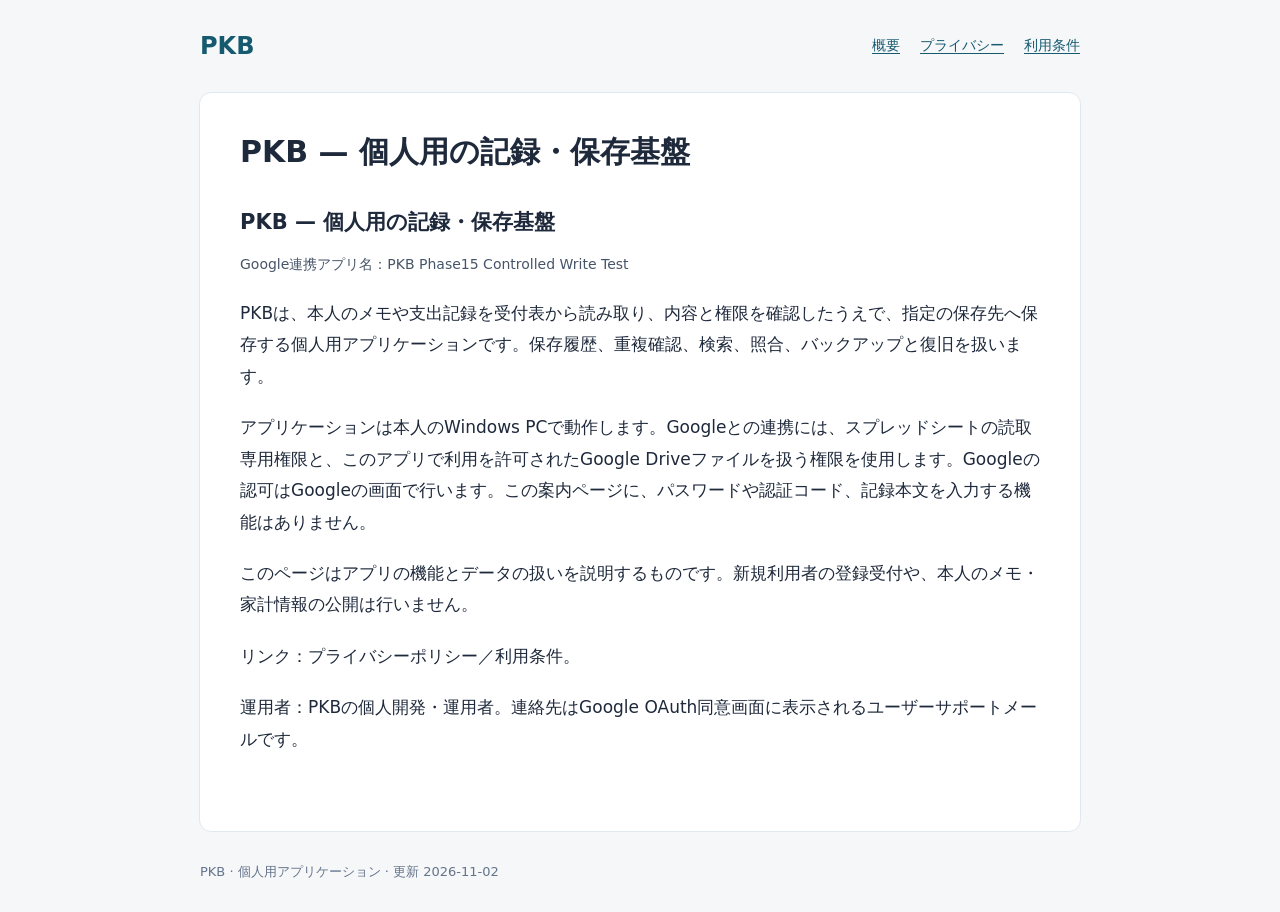
<file: index.html>
<!doctype html>
<html lang="ja"><head><meta charset="utf-8"><meta name="viewport" content="width=device-width,initial-scale=1"><title>PKB — 個人用の記録・保存基盤</title><link rel="stylesheet" href="style.css"></head><body><header><a class="brand" href="index.html">PKB</a><nav aria-label="ページ"><a href="index.html">概要</a><a href="privacy.html">プライバシー</a><a href="terms.html">利用条件</a></nav></header><main><h1>PKB — 個人用の記録・保存基盤</h1><h2>PKB — 個人用の記録・保存基盤</h2>
<p class="app-name">Google連携アプリ名：PKB Phase15 Controlled Write Test</p>
<p>PKBは、本人のメモや支出記録を受付表から読み取り、内容と権限を確認したうえで、指定の保存先へ保存する個人用アプリケーションです。保存履歴、重複確認、検索、照合、バックアップと復旧を扱います。</p>
<p>アプリケーションは本人のWindows PCで動作します。Googleとの連携には、スプレッドシートの読取専用権限と、このアプリで利用を許可されたGoogle Driveファイルを扱う権限を使用します。Googleの認可はGoogleの画面で行います。この案内ページに、パスワードや認証コード、記録本文を入力する機能はありません。</p>
<p>このページはアプリの機能とデータの扱いを説明するものです。新規利用者の登録受付や、本人のメモ・家計情報の公開は行いません。</p>
<p>リンク：プライバシーポリシー／利用条件。</p>
<p>運用者：PKBの個人開発・運用者。連絡先はGoogle OAuth同意画面に表示されるユーザーサポートメールです。</p></main><footer>PKB · 個人用アプリケーション · 更新 2026-11-02</footer></body></html>
</file>
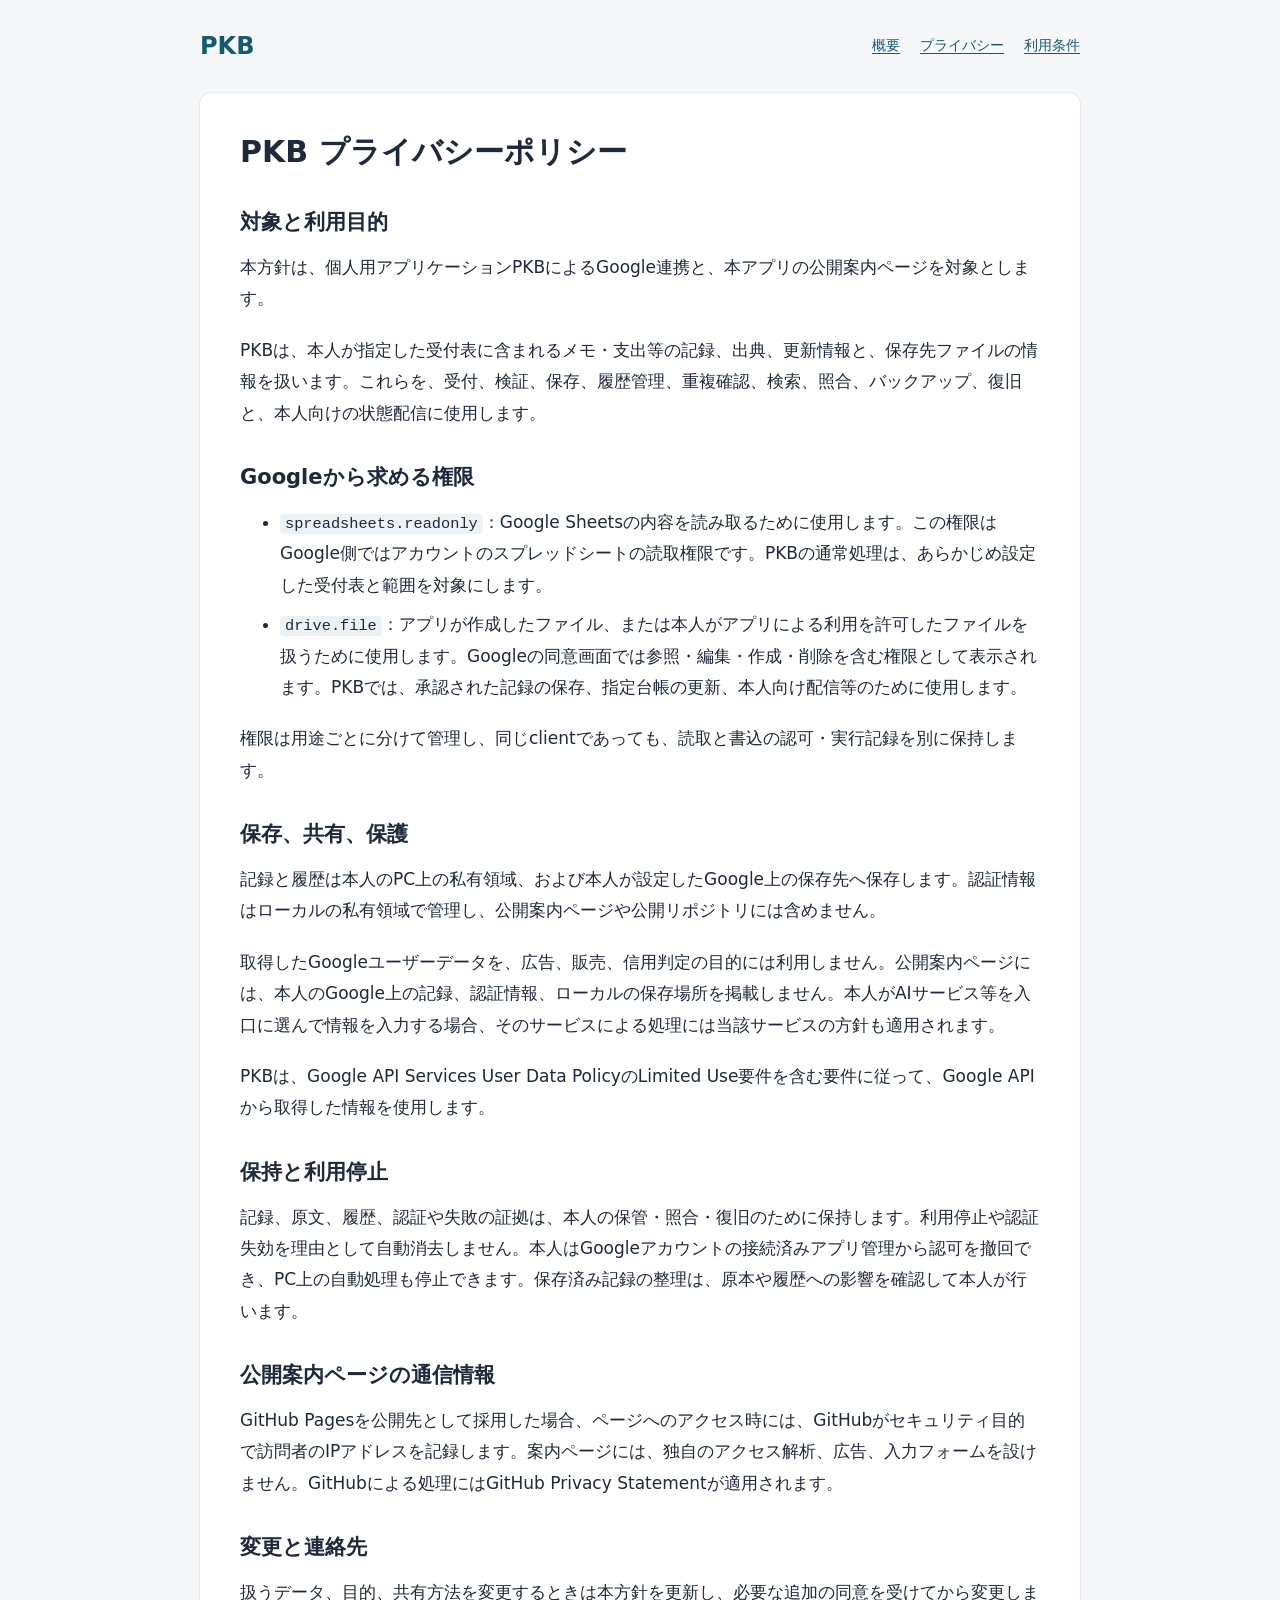
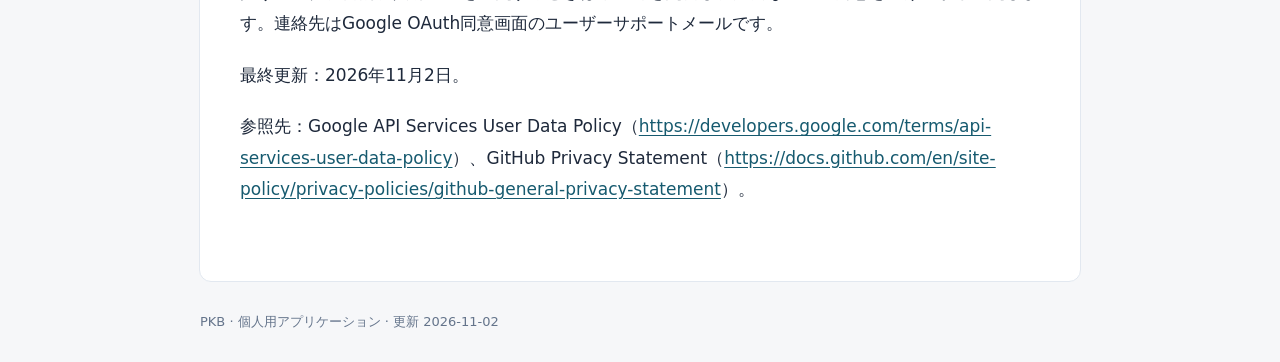
<file: privacy.html>
<!doctype html>
<html lang="ja"><head><meta charset="utf-8"><meta name="viewport" content="width=device-width,initial-scale=1"><title>PKB プライバシーポリシー</title><link rel="stylesheet" href="style.css"></head><body><header><a class="brand" href="index.html">PKB</a><nav aria-label="ページ"><a href="index.html">概要</a><a href="privacy.html">プライバシー</a><a href="terms.html">利用条件</a></nav></header><main><h1>PKB プライバシーポリシー</h1><h2>対象と利用目的</h2>
<p>本方針は、個人用アプリケーションPKBによるGoogle連携と、本アプリの公開案内ページを対象とします。</p>
<p>PKBは、本人が指定した受付表に含まれるメモ・支出等の記録、出典、更新情報と、保存先ファイルの情報を扱います。これらを、受付、検証、保存、履歴管理、重複確認、検索、照合、バックアップ、復旧と、本人向けの状態配信に使用します。</p>
<h2>Googleから求める権限</h2>
<ul>
<li><code>spreadsheets.readonly</code>：Google Sheetsの内容を読み取るために使用します。この権限はGoogle側ではアカウントのスプレッドシートの読取権限です。PKBの通常処理は、あらかじめ設定した受付表と範囲を対象にします。</li>
<li><code>drive.file</code>：アプリが作成したファイル、または本人がアプリによる利用を許可したファイルを扱うために使用します。Googleの同意画面では参照・編集・作成・削除を含む権限として表示されます。PKBでは、承認された記録の保存、指定台帳の更新、本人向け配信等のために使用します。</li>
</ul>
<p>権限は用途ごとに分けて管理し、同じclientであっても、読取と書込の認可・実行記録を別に保持します。</p>
<h2>保存、共有、保護</h2>
<p>記録と履歴は本人のPC上の私有領域、および本人が設定したGoogle上の保存先へ保存します。認証情報はローカルの私有領域で管理し、公開案内ページや公開リポジトリには含めません。</p>
<p>取得したGoogleユーザーデータを、広告、販売、信用判定の目的には利用しません。公開案内ページには、本人のGoogle上の記録、認証情報、ローカルの保存場所を掲載しません。本人がAIサービス等を入口に選んで情報を入力する場合、そのサービスによる処理には当該サービスの方針も適用されます。</p>
<p>PKBは、Google API Services User Data PolicyのLimited Use要件を含む要件に従って、Google APIから取得した情報を使用します。</p>
<h2>保持と利用停止</h2>
<p>記録、原文、履歴、認証や失敗の証拠は、本人の保管・照合・復旧のために保持します。利用停止や認証失効を理由として自動消去しません。本人はGoogleアカウントの接続済みアプリ管理から認可を撤回でき、PC上の自動処理も停止できます。保存済み記録の整理は、原本や履歴への影響を確認して本人が行います。</p>
<h2>公開案内ページの通信情報</h2>
<p>GitHub Pagesを公開先として採用した場合、ページへのアクセス時には、GitHubがセキュリティ目的で訪問者のIPアドレスを記録します。案内ページには、独自のアクセス解析、広告、入力フォームを設けません。GitHubによる処理にはGitHub Privacy Statementが適用されます。</p>
<h2>変更と連絡先</h2>
<p>扱うデータ、目的、共有方法を変更するときは本方針を更新し、必要な追加の同意を受けてから変更します。連絡先はGoogle OAuth同意画面のユーザーサポートメールです。</p>
<p>最終更新：2026年11月2日。</p>
<p>参照先：Google API Services User Data Policy（<a href="https://developers.google.com/terms/api-services-user-data-policy" rel="noreferrer">https://developers.google.com/terms/api-services-user-data-policy</a>）、GitHub Privacy Statement（<a href="https://docs.github.com/en/site-policy/privacy-policies/github-general-privacy-statement" rel="noreferrer">https://docs.github.com/en/site-policy/privacy-policies/github-general-privacy-statement</a>）。</p></main><footer>PKB · 個人用アプリケーション · 更新 2026-11-02</footer></body></html>
</file>
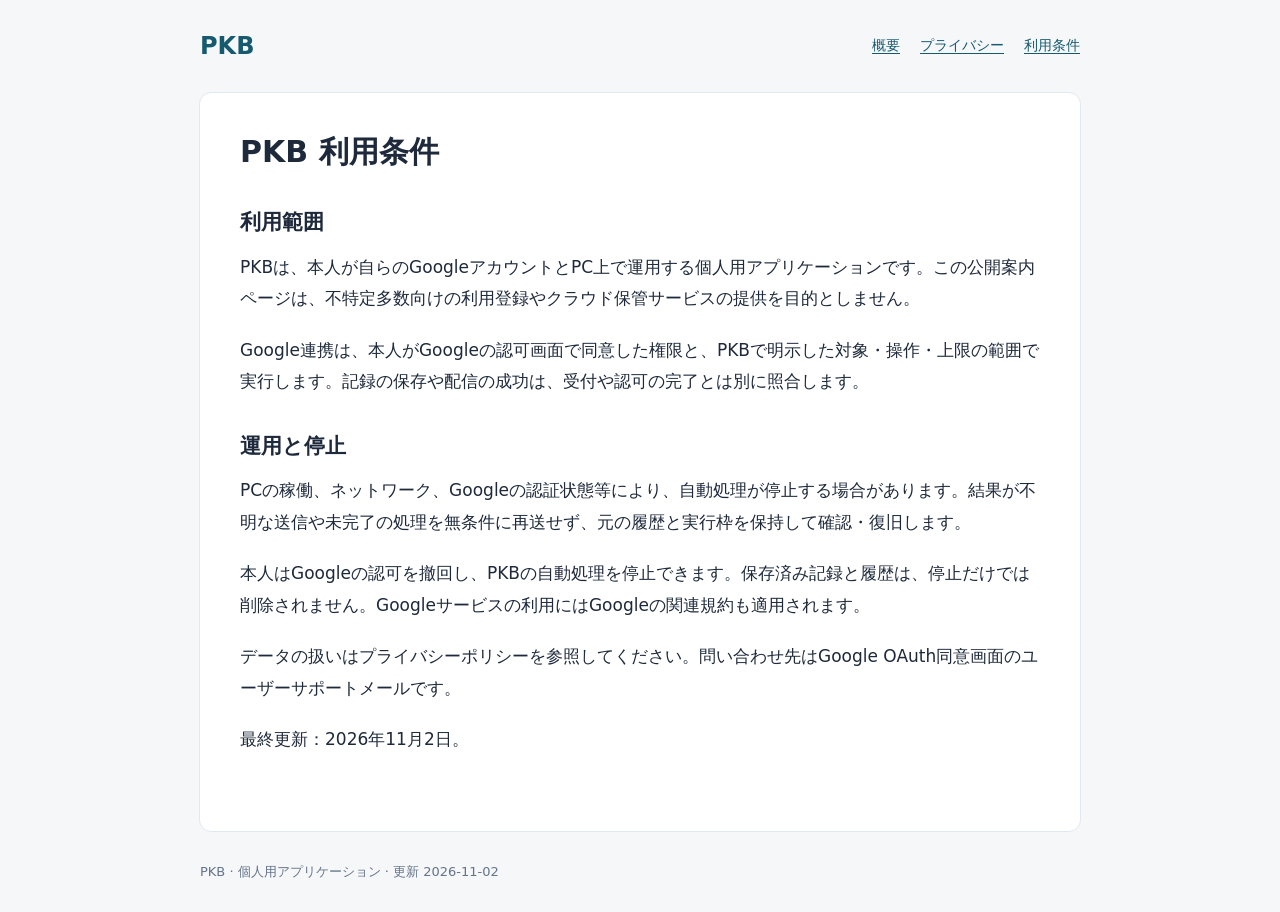
<file: terms.html>
<!doctype html>
<html lang="ja"><head><meta charset="utf-8"><meta name="viewport" content="width=device-width,initial-scale=1"><title>PKB 利用条件</title><link rel="stylesheet" href="style.css"></head><body><header><a class="brand" href="index.html">PKB</a><nav aria-label="ページ"><a href="index.html">概要</a><a href="privacy.html">プライバシー</a><a href="terms.html">利用条件</a></nav></header><main><h1>PKB 利用条件</h1><h2>利用範囲</h2>
<p>PKBは、本人が自らのGoogleアカウントとPC上で運用する個人用アプリケーションです。この公開案内ページは、不特定多数向けの利用登録やクラウド保管サービスの提供を目的としません。</p>
<p>Google連携は、本人がGoogleの認可画面で同意した権限と、PKBで明示した対象・操作・上限の範囲で実行します。記録の保存や配信の成功は、受付や認可の完了とは別に照合します。</p>
<h2>運用と停止</h2>
<p>PCの稼働、ネットワーク、Googleの認証状態等により、自動処理が停止する場合があります。結果が不明な送信や未完了の処理を無条件に再送せず、元の履歴と実行枠を保持して確認・復旧します。</p>
<p>本人はGoogleの認可を撤回し、PKBの自動処理を停止できます。保存済み記録と履歴は、停止だけでは削除されません。Googleサービスの利用にはGoogleの関連規約も適用されます。</p>
<p>データの扱いはプライバシーポリシーを参照してください。問い合わせ先はGoogle OAuth同意画面のユーザーサポートメールです。</p>
<p>最終更新：2026年11月2日。</p></main><footer>PKB · 個人用アプリケーション · 更新 2026-11-02</footer></body></html>
</file>
<file: style.css>
html{color-scheme:light;background:#f6f7f9;color:#1e293b;font:17px/1.85 system-ui,sans-serif}body{margin:0}header{display:flex;justify-content:space-between;align-items:center;gap:24px;max-width:880px;margin:0 auto;padding:24px}a{color:#165a6f;text-underline-offset:.2em}.brand{font-size:24px;font-weight:750;text-decoration:none}nav{display:flex;gap:20px;flex-wrap:wrap;font-size:14px}main{max-width:800px;margin:0 auto;padding:36px 40px 56px;background:#fff;border:1px solid #e2e8f0;border-radius:12px}h1{font-size:30px;line-height:1.5;margin:0 0 28px}h2{font-size:21px;line-height:1.6;margin:32px 0 12px}p,ul{margin:12px 0 20px}li{margin:8px 0}code{font-size:.9em;overflow-wrap:anywhere;background:#edf2f7;padding:1px 5px;border-radius:4px}p a{overflow-wrap:anywhere}.app-name{font-size:14px;color:#475569}footer{max-width:880px;margin:0 auto;padding:28px 24px;font-size:13px;color:#64748b}@media(max-width:600px){header{display:block;padding:18px}nav{margin-top:12px;gap:16px}main{margin:0 12px;padding:24px 22px}h1{font-size:25px}}
</file>
